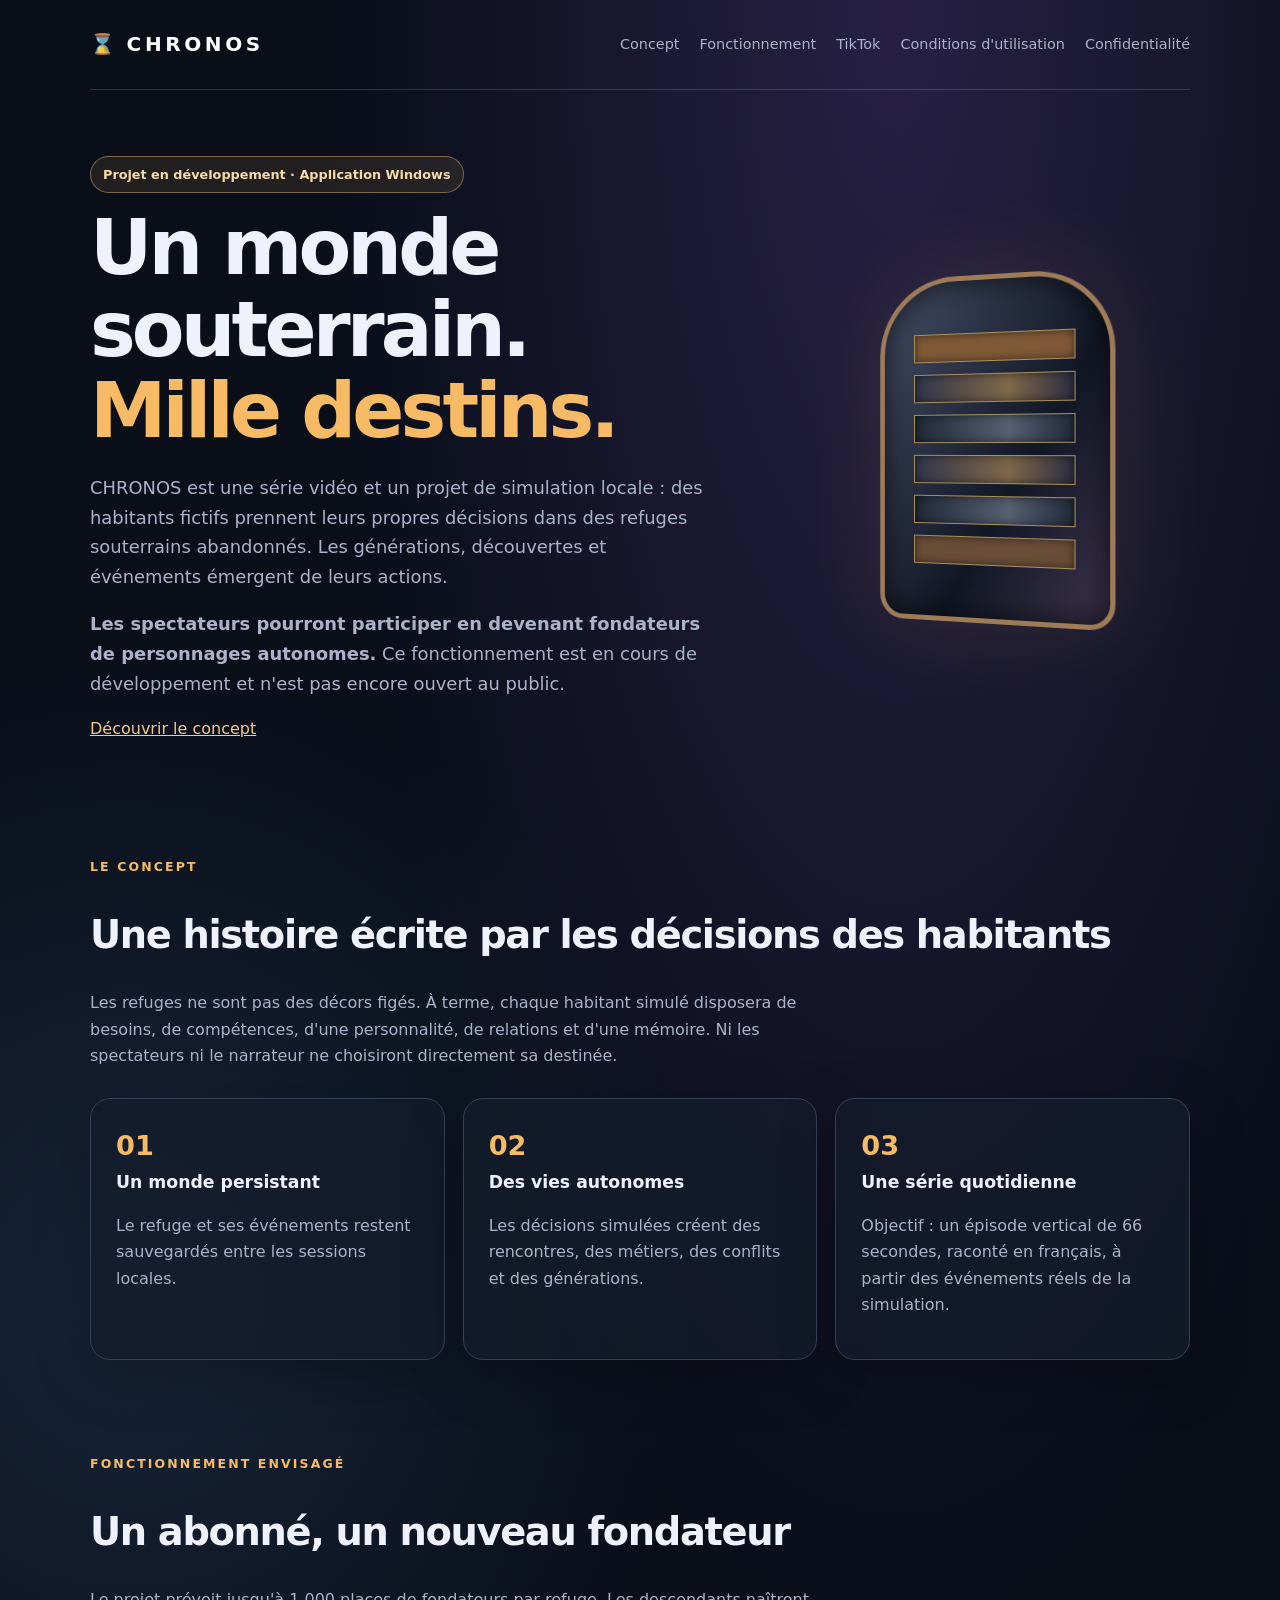
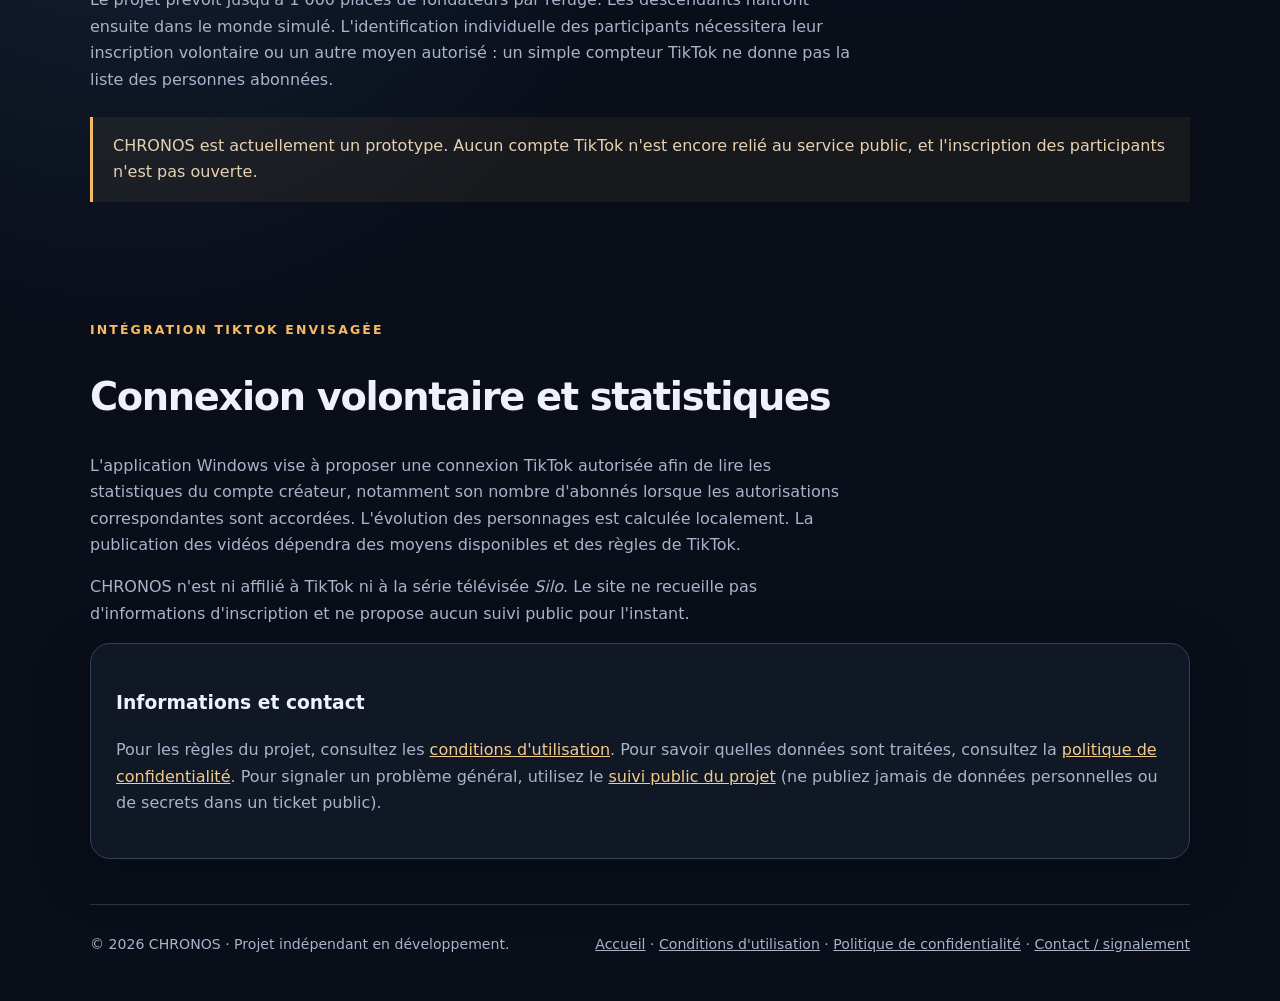
<file: index.html>
<!doctype html><html lang="fr"><head><meta charset="utf-8"><meta name="viewport" content="width=device-width, initial-scale=1"><meta name="theme-color" content="#090e19"><meta name="description" content="CHRONOS est un projet de simulation autonome de sociétés souterraines raconté en épisodes vidéo."><title>CHRONOS — Un monde souterrain, mille destins</title><link rel="stylesheet" href="./style.css"></head><body><header><a class="brand" href="./"><span class="mark">⌛</span>CHRONOS</a><nav aria-label="Navigation principale"><a href="./#concept">Concept</a><a href="./#fonctionnement">Fonctionnement</a><a href="./#tiktok">TikTok</a><a href="./terms.html">Conditions d'utilisation</a><a href="./privacy.html">Confidentialité</a></nav></header><main><section class="hero"><div><span class="pill">Projet en développement · Application Windows</span><h1>Un monde souterrain.<br><span style="color:#f6bb64">Mille destins.</span></h1><p>CHRONOS est une série vidéo et un projet de simulation locale : des habitants fictifs prennent leurs propres décisions dans des refuges souterrains abandonnés. Les générations, découvertes et événements émergent de leurs actions.</p><p><strong>Les spectateurs pourront participer en devenant fondateurs de personnages autonomes.</strong> Ce fonctionnement est en cours de développement et n'est pas encore ouvert au public.</p><a href="#fonctionnement">Découvrir le concept</a></div><div class="vault" aria-label="Illustration stylisée d'un refuge souterrain multi-niveaux"><div class="levels" aria-hidden="true"><span class="level"></span><span class="level"></span><span class="level"></span><span class="level"></span><span class="level"></span><span class="level"></span></div></div></section><section id="concept" class="section"><span class="eyebrow">Le concept</span><h2>Une histoire écrite par les décisions des habitants</h2><p>Les refuges ne sont pas des décors figés. À terme, chaque habitant simulé disposera de besoins, de compétences, d'une personnalité, de relations et d'une mémoire. Ni les spectateurs ni le narrateur ne choisiront directement sa destinée.</p><div class="cards"><article class="panel"><div class="num">01</div><h3>Un monde persistant</h3><p>Le refuge et ses événements restent sauvegardés entre les sessions locales.</p></article><article class="panel"><div class="num">02</div><h3>Des vies autonomes</h3><p>Les décisions simulées créent des rencontres, des métiers, des conflits et des générations.</p></article><article class="panel"><div class="num">03</div><h3>Une série quotidienne</h3><p>Objectif : un épisode vertical de 66 secondes, raconté en français, à partir des événements réels de la simulation.</p></article></div></section><section id="fonctionnement" class="section"><span class="eyebrow">Fonctionnement envisagé</span><h2>Un abonné, un nouveau fondateur</h2><p>Le projet prévoit jusqu'à 1 000 places de fondateurs par refuge. Les descendants naîtront ensuite dans le monde simulé. L'identification individuelle des participants nécessitera leur inscription volontaire ou un autre moyen autorisé : un simple compteur TikTok ne donne pas la liste des personnes abonnées.</p><div class="note">CHRONOS est actuellement un prototype. Aucun compte TikTok n'est encore relié au service public, et l'inscription des participants n'est pas ouverte.</div></section><section id="tiktok" class="section"><span class="eyebrow">Intégration TikTok envisagée</span><h2>Connexion volontaire et statistiques</h2><p>L'application Windows vise à proposer une connexion TikTok autorisée afin de lire les statistiques du compte créateur, notamment son nombre d'abonnés lorsque les autorisations correspondantes sont accordées. L'évolution des personnages est calculée localement. La publication des vidéos dépendra des moyens disponibles et des règles de TikTok.</p><p>CHRONOS n'est ni affilié à TikTok ni à la série télévisée <em>Silo</em>. Le site ne recueille pas d'informations d'inscription et ne propose aucun suivi public pour l'instant.</p><div class="panel"><h3>Informations et contact</h3><p>Pour les règles du projet, consultez les <a href="./terms.html">conditions d'utilisation</a>. Pour savoir quelles données sont traitées, consultez la <a href="./privacy.html">politique de confidentialité</a>. Pour signaler un problème général, utilisez le <a href="https://github.com/Bluespoke/chronos-site/issues">suivi public du projet</a> (ne publiez jamais de données personnelles ou de secrets dans un ticket public).</p></div></section></main><footer><span>© 2026 CHRONOS · Projet indépendant en développement.</span><span><a href="./">Accueil</a> · <a href="./terms.html">Conditions d'utilisation</a> · <a href="./privacy.html">Politique de confidentialité</a> · <a href="https://github.com/Bluespoke/chronos-site/issues">Contact / signalement</a></span></footer></body></html>
</file>
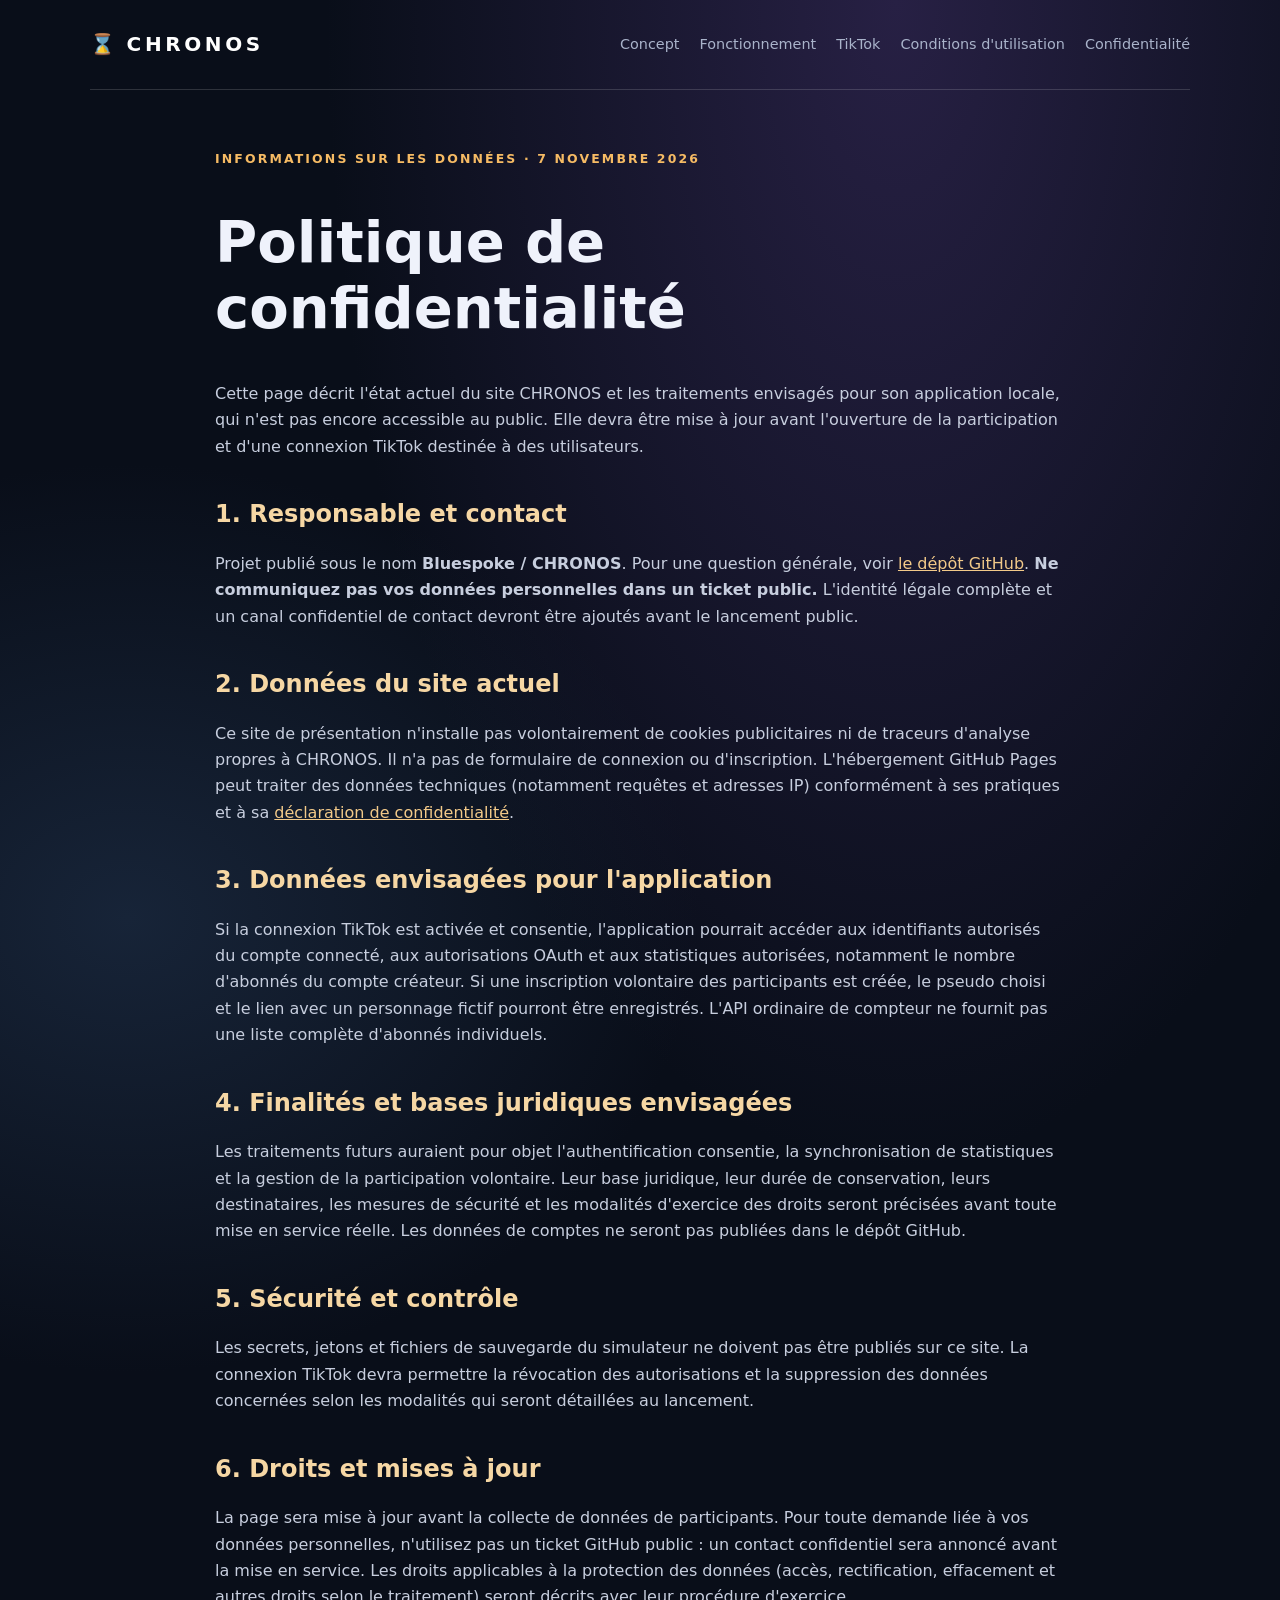
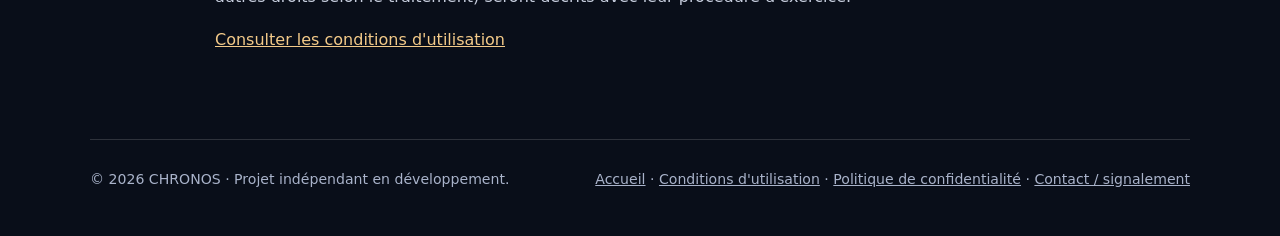
<file: privacy.html>
<!doctype html><html lang="fr"><head><meta charset="utf-8"><meta name="viewport" content="width=device-width, initial-scale=1"><meta name="theme-color" content="#090e19"><meta name="description" content="Informations sur les données et la confidentialité du site CHRONOS."><title>Politique de confidentialité — CHRONOS</title><link rel="stylesheet" href="./style.css"></head><body><header><a class="brand" href="./"><span class="mark">⌛</span>CHRONOS</a><nav aria-label="Navigation principale"><a href="./#concept">Concept</a><a href="./#fonctionnement">Fonctionnement</a><a href="./#tiktok">TikTok</a><a href="./terms.html">Conditions d'utilisation</a><a href="./privacy.html">Confidentialité</a></nav></header><main class="legal"><span class="eyebrow">Informations sur les données · 7 novembre 2026</span><h1>Politique de confidentialité</h1><p>Cette page décrit l'état actuel du site CHRONOS et les traitements envisagés pour son application locale, qui n'est pas encore accessible au public. Elle devra être mise à jour avant l'ouverture de la participation et d'une connexion TikTok destinée à des utilisateurs.</p><h2>1. Responsable et contact</h2><p>Projet publié sous le nom <strong>Bluespoke / CHRONOS</strong>. Pour une question générale, voir <a href="https://github.com/Bluespoke/chronos-site/issues">le dépôt GitHub</a>. <strong>Ne communiquez pas vos données personnelles dans un ticket public.</strong> L'identité légale complète et un canal confidentiel de contact devront être ajoutés avant le lancement public.</p><h2>2. Données du site actuel</h2><p>Ce site de présentation n'installe pas volontairement de cookies publicitaires ni de traceurs d'analyse propres à CHRONOS. Il n'a pas de formulaire de connexion ou d'inscription. L'hébergement GitHub Pages peut traiter des données techniques (notamment requêtes et adresses IP) conformément à ses pratiques et à sa <a href="https://docs.github.com/en/site-policy/privacy-policies/github-general-privacy-statement">déclaration de confidentialité</a>.</p><h2>3. Données envisagées pour l'application</h2><p>Si la connexion TikTok est activée et consentie, l'application pourrait accéder aux identifiants autorisés du compte connecté, aux autorisations OAuth et aux statistiques autorisées, notamment le nombre d'abonnés du compte créateur. Si une inscription volontaire des participants est créée, le pseudo choisi et le lien avec un personnage fictif pourront être enregistrés. L'API ordinaire de compteur ne fournit pas une liste complète d'abonnés individuels.</p><h2>4. Finalités et bases juridiques envisagées</h2><p>Les traitements futurs auraient pour objet l'authentification consentie, la synchronisation de statistiques et la gestion de la participation volontaire. Leur base juridique, leur durée de conservation, leurs destinataires, les mesures de sécurité et les modalités d'exercice des droits seront précisées avant toute mise en service réelle. Les données de comptes ne seront pas publiées dans le dépôt GitHub.</p><h2>5. Sécurité et contrôle</h2><p>Les secrets, jetons et fichiers de sauvegarde du simulateur ne doivent pas être publiés sur ce site. La connexion TikTok devra permettre la révocation des autorisations et la suppression des données concernées selon les modalités qui seront détaillées au lancement.</p><h2>6. Droits et mises à jour</h2><p>La page sera mise à jour avant la collecte de données de participants. Pour toute demande liée à vos données personnelles, n'utilisez pas un ticket GitHub public : un contact confidentiel sera annoncé avant la mise en service. Les droits applicables à la protection des données (accès, rectification, effacement et autres droits selon le traitement) seront décrits avec leur procédure d'exercice.</p><p><a href="./terms.html">Consulter les conditions d'utilisation</a></p></main><footer><span>© 2026 CHRONOS · Projet indépendant en développement.</span><span><a href="./">Accueil</a> · <a href="./terms.html">Conditions d'utilisation</a> · <a href="./privacy.html">Politique de confidentialité</a> · <a href="https://github.com/Bluespoke/chronos-site/issues">Contact / signalement</a></span></footer></body></html>
</file>
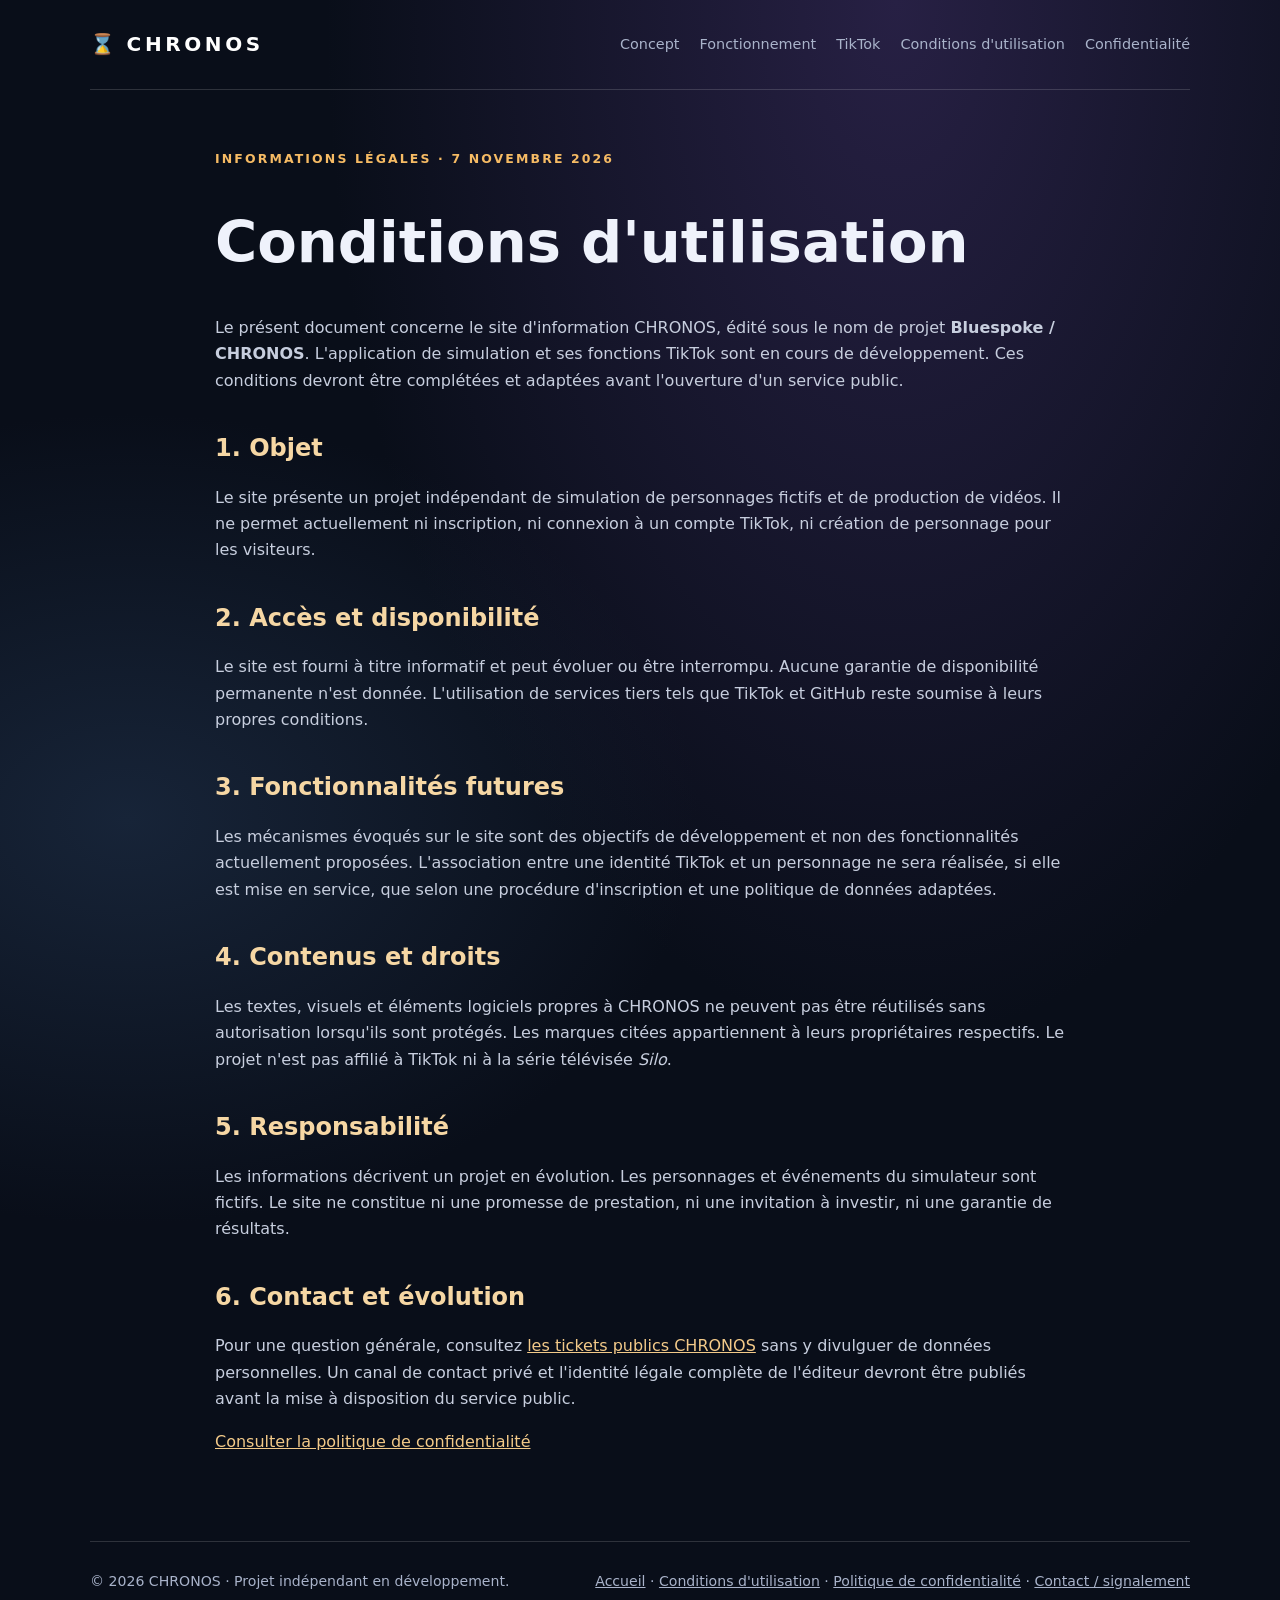
<file: terms.html>
<!doctype html><html lang="fr"><head><meta charset="utf-8"><meta name="viewport" content="width=device-width, initial-scale=1"><meta name="theme-color" content="#090e19"><meta name="description" content="Conditions générales d'utilisation du site CHRONOS."><title>Conditions d'utilisation — CHRONOS</title><link rel="stylesheet" href="./style.css"></head><body><header><a class="brand" href="./"><span class="mark">⌛</span>CHRONOS</a><nav aria-label="Navigation principale"><a href="./#concept">Concept</a><a href="./#fonctionnement">Fonctionnement</a><a href="./#tiktok">TikTok</a><a href="./terms.html">Conditions d'utilisation</a><a href="./privacy.html">Confidentialité</a></nav></header><main class="legal"><span class="eyebrow">Informations légales · 7 novembre 2026</span><h1>Conditions d'utilisation</h1><p>Le présent document concerne le site d'information CHRONOS, édité sous le nom de projet <strong>Bluespoke / CHRONOS</strong>. L'application de simulation et ses fonctions TikTok sont en cours de développement. Ces conditions devront être complétées et adaptées avant l'ouverture d'un service public.</p><h2>1. Objet</h2><p>Le site présente un projet indépendant de simulation de personnages fictifs et de production de vidéos. Il ne permet actuellement ni inscription, ni connexion à un compte TikTok, ni création de personnage pour les visiteurs.</p><h2>2. Accès et disponibilité</h2><p>Le site est fourni à titre informatif et peut évoluer ou être interrompu. Aucune garantie de disponibilité permanente n'est donnée. L'utilisation de services tiers tels que TikTok et GitHub reste soumise à leurs propres conditions.</p><h2>3. Fonctionnalités futures</h2><p>Les mécanismes évoqués sur le site sont des objectifs de développement et non des fonctionnalités actuellement proposées. L'association entre une identité TikTok et un personnage ne sera réalisée, si elle est mise en service, que selon une procédure d'inscription et une politique de données adaptées.</p><h2>4. Contenus et droits</h2><p>Les textes, visuels et éléments logiciels propres à CHRONOS ne peuvent pas être réutilisés sans autorisation lorsqu'ils sont protégés. Les marques citées appartiennent à leurs propriétaires respectifs. Le projet n'est pas affilié à TikTok ni à la série télévisée <em>Silo</em>.</p><h2>5. Responsabilité</h2><p>Les informations décrivent un projet en évolution. Les personnages et événements du simulateur sont fictifs. Le site ne constitue ni une promesse de prestation, ni une invitation à investir, ni une garantie de résultats.</p><h2>6. Contact et évolution</h2><p>Pour une question générale, consultez <a href="https://github.com/Bluespoke/chronos-site/issues">les tickets publics CHRONOS</a> sans y divulguer de données personnelles. Un canal de contact privé et l'identité légale complète de l'éditeur devront être publiés avant la mise à disposition du service public.</p><p><a href="./privacy.html">Consulter la politique de confidentialité</a></p></main><footer><span>© 2026 CHRONOS · Projet indépendant en développement.</span><span><a href="./">Accueil</a> · <a href="./terms.html">Conditions d'utilisation</a> · <a href="./privacy.html">Politique de confidentialité</a> · <a href="https://github.com/Bluespoke/chronos-site/issues">Contact / signalement</a></span></footer></body></html>
</file>
<file: style.css>
:root{color-scheme:dark;--bg:#090e19;--panel:#141c2b;--line:#35405a;--text:#eff2fb;--muted:#a9b3ca;--gold:#f6bb64;--purple:#bc90ff}*{box-sizing:border-box}html{scroll-behavior:smooth}body{margin:0;font-family:Inter,system-ui,-apple-system,"Segoe UI",sans-serif;background:radial-gradient(ellipse at 70% 0%,#272044 0,transparent 45%),radial-gradient(ellipse at 10% 50%,#172438 0,transparent 35%),var(--bg);color:var(--text);line-height:1.65}a{color:#f3ca89}a:hover{color:#fff}header,footer,main{width:min(1100px,calc(100% - 36px));margin:auto}header{display:flex;flex-wrap:wrap;align-items:center;justify-content:space-between;gap:15px;padding:28px 0;border-bottom:1px solid #ffffff26}.brand{font-size:1.25rem;font-weight:850;letter-spacing:.18em;text-decoration:none;color:#fff}.mark{color:var(--gold);margin-right:8px}nav{display:flex;flex-wrap:wrap;gap:20px;font-size:.9rem}nav a{color:var(--muted);text-decoration:none}nav a:hover{color:var(--gold)}.hero{display:grid;grid-template-columns:1.25fr .75fr;gap:48px;align-items:center;min-height:560px;padding:66px 0}.eyebrow{color:var(--gold);font-size:.78rem;text-transform:uppercase;font-weight:750;letter-spacing:.17em}.hero h1{font-size:clamp(2.6rem,6vw,5rem);line-height:1.06;letter-spacing:-.05em;margin:14px 0 22px}.hero p{font-size:1.12rem;color:var(--muted);max-width:630px}.pill{display:inline-flex;align-items:center;border:1px solid #d7ab7180;border-radius:30px;background:#b58c5025;color:#f7dca9;padding:7px 12px;font-size:.8rem;font-weight:700}.panel{border:1px solid var(--line);background:#141c2bb8;border-radius:20px;padding:25px;box-shadow:0 15px 55px #0004}.vault{height:400px;position:relative;display:flex;justify-content:center;align-items:center;isolation:isolate}.vault:before{content:"";position:absolute;width:230px;height:340px;border-radius:80px 80px 25px 25px;background:linear-gradient(120deg,#475069,#111725 60%,#3f344e);border:5px solid #9e7c58;box-shadow:0 0 85px #d6aa4c20,inset 0 0 30px #000b;transform:perspective(600px) rotateY(-12deg)}.levels{position:relative;display:flex;flex-direction:column;gap:12px;width:165px;transform:perspective(600px) rotateY(-12deg)}.level{height:29px;border:1px solid #aa905b;background:linear-gradient(90deg,#1e2835,#566071 60%,#202a3a);box-shadow:inset 0 0 10px #0008}.level:nth-child(2n){background:linear-gradient(90deg,#30354b,#806849 60%,#2b2e43)}.level:first-child{background:#805a37}.level:last-child{background:#6a4e38}.section{padding:45px 0}.section h2{font-size:clamp(1.7rem,3vw,2.4rem);letter-spacing:-.035em;line-height:1.22}.section>p{color:var(--muted);max-width:760px}.cards{display:grid;grid-template-columns:repeat(3,1fr);gap:18px;margin-top:28px}.cards h3{margin:0 0 8px;font-size:1.08rem}.cards p,.panel p{color:var(--muted)}.num{font-size:1.7rem;color:var(--gold);font-weight:800}.note{border-left:3px solid var(--gold);background:#f6bb6410;padding:16px 20px;color:#e7d1b0;margin:24px 0}.legal{padding:55px 0 70px;max-width:850px}.legal h1{font-size:clamp(2rem,5vw,3.6rem);line-height:1.15}.legal h2{margin:35px 0 10px;color:#f6d7a4}.legal p,.legal li{color:#c7cede}.legal ul{padding-left:25px}footer{padding:28px 0 45px;border-top:1px solid #ffffff26;display:flex;flex-wrap:wrap;gap:14px;justify-content:space-between;color:var(--muted);font-size:.88rem}footer a{color:var(--muted)}@media(max-width:750px){.hero{grid-template-columns:1fr;gap:0;padding:45px 0}.vault{height:320px}.vault:before{height:270px;width:200px}.level{height:21px}.cards{grid-template-columns:1fr}header{padding:18px 0}}
</file>
